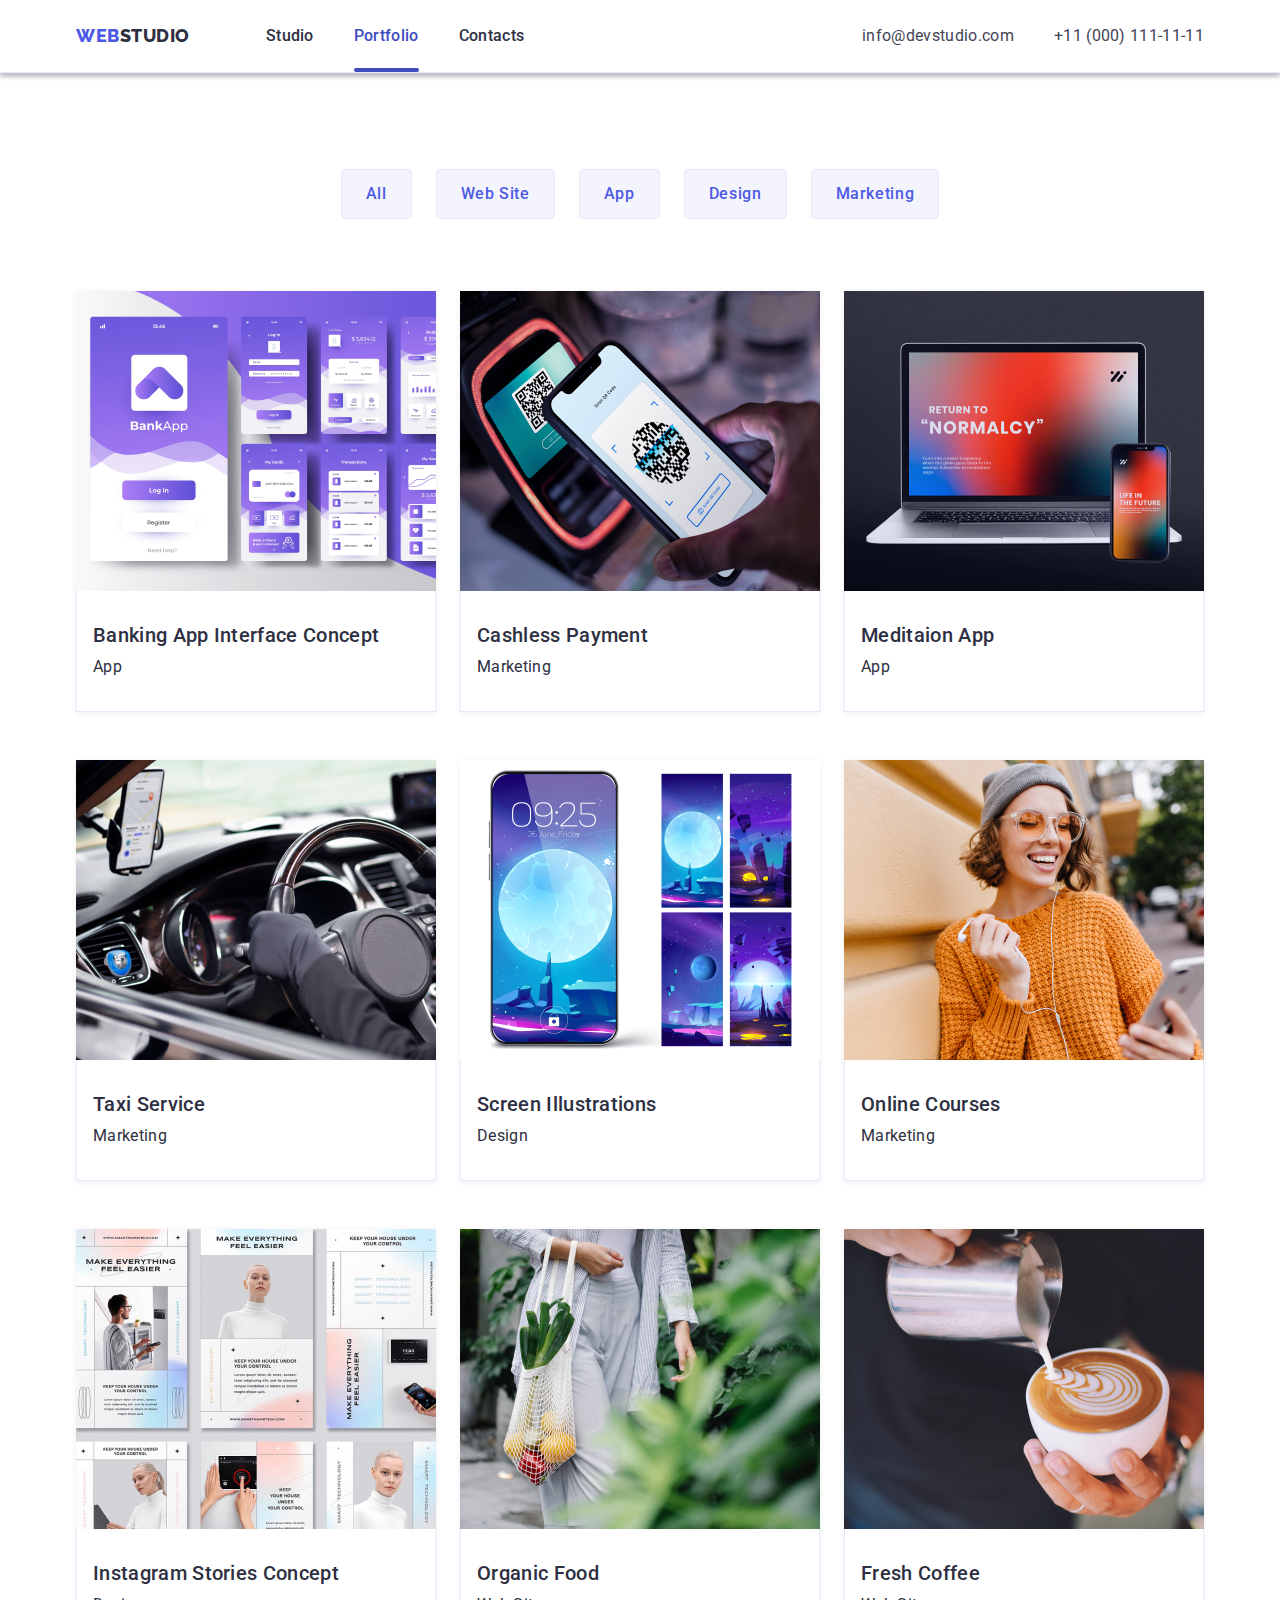
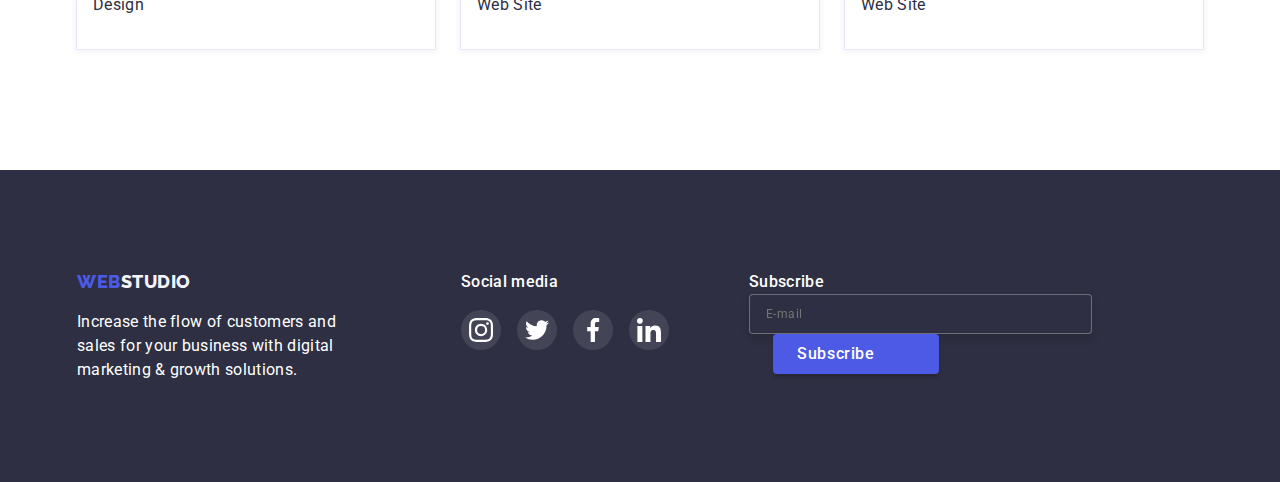
<file: portfolio.html>
<!DOCTYPE html>
<html lang="en">
  <head>
    <meta charset="UTF-8">
    <meta http-equiv="X-UA-Compatible" content="IE=edge">
    <meta name="viewport" content="width=device-width, initial-scale=1.0">
    <title>Document</title>
    <link href="https://cdn.jsdelivr.net/npm/modern-normalize@1.1.0/modern-normalize.min.css" rel="stylesheet">
    <link href="https://fonts.googleapis.com" rel="preconnect">
    <link href="https://fonts.gstatic.com" rel="preconnect" crossorigin>
    <link href="https://fonts.googleapis.com" rel="preconnect">
    <link href="https://fonts.gstatic.com" rel="preconnect" crossorigin>
    <link href="https://fonts.googleapis.com/css2?family=Raleway:wght@800&family=Roboto:wght@400;500;700;900&display=swap" rel="stylesheet">
    <link href="./css/styles.css" rel="stylesheet">
  </head>

<body>
  <!-- header navigation and contakts -->
  <header class="header">
  
    <div class="container header-container">
  
      <nav class="header-nav">
        <div class="header-logo">
          <a class="logo" href="index.html">
            <span class="logo1">WEB</span>STUDIO
          </a>
        </div>
  
        <ul class="site-nav list">
          <li class="site-nav-linc"><a class="site-link link" href="index.html">Studio</a></li>
          <li class="site-nav-linc"><a class="site-link link current" href="./portfolio.html">Portfolio</a><div class="current-underline"></div></li>
          <li class="site-nav-linc"><a class="site-link link" href>Contacts</a></li>
        </ul>
      </nav>
      <ul class="con-nav list">
        <li>
          <a class="contacts con-mailo" href="mailto:info@devstudio.com">info@devstudio.com</a>
        </li>
        <li>
          <a class="contacts con-tel" href="tel:+110001111111">+11 (000) 111-11-11</a>
    </li></ul></div>
  </header>
    <main>
      <!-- Navigations -->

      <section class="navi">
        <div class="container">
          <h1 class="visually-hidden">Portfolio</h1>
          <ul class="list class-button">
             <li><button class="button-list" type="button">All</button></li>
            <li><button class="button-list" type="button">Web Site</button></li>
            <li><button class="button-list" type="button">App</button></li>
            <li><button class="button-list" type="button">Design</button></li>
            <li><button class="button-list" type="button">Marketing</button></li>          
          </ul>
          <!-- Portfolio -->
          <ul class="list portfolio-list">
            <li class="portfolio-item">
              <a class="portfolio-link link" href="">
                <div class="portfolio-img ">
                 
               <img src="./images/portfolio/bankingapp.jpg" alt="Banking App Interface Concept">
                  <p class="portfolio-description">14 Stylish and User-Friendly App Design Concepts · Task Manager App · Calorie Tracker App · Exotic Fruit Ecommerce App · Cloud Storage App</p>
              
                </div>
                <div class="portfolio-title">
                  <h2 class="portfolio-title-list">Banking App Interface Concept</h2>
                  <p class="servises">App</p>
                </div>
              </a>
            </li>
            <li class="portfolio-item">
              <a class="portfolio-link link" href="">
                <img src="./images/portfolio/cashlesspayment.jpg" alt="Cashless Payment">
                <div class="portfolio-title">
                  <h2 class="portfolio-title-list">Cashless Payment</h2>
                  <p class="servises">Marketing</p>
                </div>
              </a>
            </li>
            <li class="portfolio-item">
              <a class="portfolio-link link" href="">
                <img src="./images/portfolio/meditaionapp.jpg" alt="Meditaion App">
                <div class="portfolio-title">
                  <h2 class="portfolio-title-list">Meditaion App</h2>
                  <p class="servises">App</p>
                </div>
              </a>
            </li>
            <li class="portfolio-item">
              <a class="portfolio-link link" href="">
                <img src="./images/portfolio/taxiservice.jpg" alt="Taxi Service">
                <div class="portfolio-title">
                  <h2 class="portfolio-title-list">Taxi Service</h2>
                  <p class="servises">Marketing</p>
                </div>
              </a>
            </li>
            <li class="portfolio-item">
              <a class="portfolio-link link" href="">
                <img src="./images/portfolio/screenillustrations.jpg" alt="Screen Illustrations">
                <div class="portfolio-title">
                  <h2 class="portfolio-title-list">Screen Illustrations</h2>
                  <p class="servises">Design</p>
                </div>
              </a>
            </li>
            <li class="portfolio-item">
              <a class="portfolio-link link" href="">
                <img src="./images/portfolio/onlinecourses.jpg" alt="Online Courses">
                <div class="portfolio-title">
                  <h2 class="portfolio-title-list">Online Courses</h2>
                  <p class="servises">Marketing</p>
                </div>
              </a>
            </li>
            <li class="portfolio-item">
              <a class="portfolio-link link" href="">
                <img src="./images/portfolio/instagramstoriesconcept.jpg" alt="Instagram Stories Concept">
                <div class="portfolio-title">
                  <h2 class="portfolio-title-list">Instagram Stories Concept</h2>
                  <p class="servises">Design</p>
                </div>
              </a>
            </li>
            <li class="portfolio-item">
              <a class="portfolio-link link" href="">
                <img src="./images/portfolio/organicfood.jpg" alt="Organic Food">
                <div class="portfolio-title">
                  <h2 class="portfolio-title-list">Organic Food</h2>
                  <p class="servises">Web Site</p>
                </div>
              </a>
            </li>
            <li class="portfolio-item">
              <a class="portfolio-link link" href="">
                <img src="./images/portfolio/freshcoffee.jpg" alt="Fresh Coffee">
                <div class="portfolio-title">
                  <h2 class="portfolio-title-list">Fresh Coffee</h2>
                  <p class="servises">Web Site</p>
                </div>
              </a>
            </li>
          </ul>
        </div>
      </section>
    </main>
    <!-- footer -->
    <footer>
      <div class="container main-futer-container">
        
          <div class="footer-container">
           
            <a class="logo logo-link" href="index.html">
                <span class="logo1">WEB</span><span class="logo-f">STUDIO</span>
            </a>
           
            <p class="footer-title">
              Increase the flow of customers and sales for your business with digital
              marketing & growth solutions.
            </p>
          </div>
        <div class="social-container">
          <p class="social-title">Social media</p>
          <ul class="list footer-socials">
                <li class="socials-item"><a class="footer-socials-link" href><svg class="footer-socials-icon" width="24" height="24">
                  <use href="./images/icons.svg#icon-instagram"></use>
                </svg></a></li>
                <li class="footer-socials-item"><a class="footer-socials-link" href><svg class="socials-icon" width="24" height="24">
                  <use href="./images/icons.svg#icon-twitter"></use>
                </svg></a></li>
                <li class="footer-socials-item"><a class="footer-socials-link" href><svg class="socials-icon" width="24" height="24">
                  <use href="./images/icons.svg#icon-facebook"></use>
                </svg></a></li>
                <li class="footer-socials-item"><a class="footer-socials-link" href><svg class="socials-icon" width="24" height="24">
                  <use href="./images/icons.svg#icon-linkedin"></use>
                </svg></a></li>
              </ul>
        </div>
        <form class="form-footer">

            <lable class="input-form-footer">
              <span class="form-notification-footer">Subscribe</span>
              <span class="form-input-footer">
                <input class="input-footer" name="user_email" type="email" placeholder="E-mail">
              </span>
            </lable>
              <div class="footer-img-btm"><button button class="servise-button footer-form-btm" type="submit">Subscribe</button>
                <svg class="image-btm" width="24" height="20">
                  <use href="./images/icons.svg#airplane"></use>
                </svg>
              </div>

        </form>
      </div>
    </footer>
  </body>
</html>
</file>
<file: css/styles.css>
:root {
    --title-text-color: #2E2F42;
    --paragraph-text-color: #434455;
    --color-tex-blue: #4D5AE5;
    --hover-color: #404BBF;
    --light-color:#fff;
    --light-bgc-color: #F4F4FD;
}



/* Reset browser styles */

h1,
h2,
h3,
h4,
p {
    margin-top: 0;
    margin-bottom: 0;
}
 
ul,
ol {
    margin-top: 0;
    margin-bottom: 0;
    padding-left: 0;
}

img {
    display: block;
    max-width: 100%;
    height: auto;
    object-fit: cover ;
    object-position: center;
}

.list {
    list-style: none;
}

.link {
    text-decoration: none;
}

button {
    cursor: pointer;
}

.container {
    min-width: 320px;
    max-width: 428px;
    margin-right: auto;
    margin-left: auto;
    padding-right: 16px;
    padding-left: 16px;
}

@media screen and (min-width:428px) {
 .container {
    max-width: 428px;
    }
}

@media screen and (min-width:768px){
    .container {
    max-width: 768px;
    }
}

@media screen and (min-width:1200px){
    .container {
    max-width: 1158px;
    padding-right: 15px;
    padding-left: 15px;
    }
}

/* --- Body ----- */

body {
    background-color: var(--light-color);
    color: var(--title-text-color);
    font-family: Roboto, sans-serif;
    letter-spacing: 0.02em;
}


.visually-hidden {
position: absolute;
overflow: hidden;
clip: rect(0 0 0 0);
width: 1px;
height: 1px;
margin: -1px;
padding: 0;
border: 0;
white-space: nowrap;
clip-path: inset(100%);
}



/*------------ logo ------------*/

.logo {
    color: var(--title-text-color);
    font-weight: 800;
    font-size: 18px;
    font-family: Raleway, cursive;
    line-height: 1.33;
    letter-spacing: 0.03em;
    text-decoration: none;
    
}

.logo1 {
    color: var(--color-tex-blue);
}

.logo-link {
    display: block;
    margin-bottom: 16px;
}

.logo-f {
    color: var(--light-bgc-color);
}


/* ------------site nav -------------*/

.site-link {
   font-weight: 700;
font-size: 36px;
line-height: calc(40 / 36);
text-transform: capitalize;
color: var(--title-text-color);
    }

@media screen and (min-width:768px) {
.site-link {
    padding-top: 24px;
    padding-bottom: 23px;
    color: var(--title-text-color);
    font-weight: 500;
    font-size: 16px;
    line-height: 1.5;
   transition: color 250ms cubic-bezier(0.4, 0, 0.2, 1);
    }
}

@media screen and (min-width:768px) {
.site-link:hover, 
.site-link:focus {
    color:var(--color-tex-blue);
}
}



.current {
    color: var(--hover-color);
}

.site-nav-linc {
    position: relative;
    padding-top: 24px;
    padding-bottom: 23px;
}

@media screen and (min-width:768px) {
.current::after {
    content: "";
    position: absolute;
    bottom: -1px;
    left: 0;
    width: 100%;
    height: 4px;
    border-radius: 2px;
    background-color: var(--hover-color);
}
}


/*------------- header nav ------------*/

header {

         border-bottom: 1px solid#E7E9FC;
    box-shadow: 0px 4px 4px 0px rgba(0, 0, 0, 0.25);

}

.header-container {
    max-width: 767px;
    display: flex;
    justify-content: space-between;
    align-items: center;
}

 
@media screen and (min-width:768px) {
.header-container {
    max-width: 768px;
    display: flex;
    justify-content: space-between;
    align-items: center;
}
}

@media screen and (min-width:1200px) {
.header-container {
    max-width: 1158px;
}
}


/* -------header nav--------- */

.header-logo {
display: flex;
padding-top: 24px;
padding-bottom: 24px;
}

 
@media screen and (min-width:768px) {
.header-logo {
margin-right: 120px;
}
}

@media screen and (min-width:1200px) {
.header-logo {
margin-right: 76px;
}
}

.header-nav {
    display: flex;
    align-items: center;
    
}
 
.site-nav {
   display: none;
 }

 @media screen and (min-width:768px) {
.site-nav {
    display: flex;
    gap: 40px;
    align-items: center;
    
 }
 .menu-toggle {
    display: none;
 }
 .menu-container {
    display: none;
 }
 }

.con-nav {
   display: none;
}

@media screen and (min-width:768px) {
.con-nav {
    display: flex;
    flex-direction: column;
   gap: 4px;
   margin-left: auto; 
}
}

@media screen and (min-width:1200px) {
.con-nav {
    display: flex;
    flex-direction: row;
   gap: 40px;
   margin-left: auto; 
}
}

.con-nav .contacts {
 
    color: var(--paragraph-text-color);
    font-size: 16px;
    line-height: 1.5;
    text-decoration: none;
   transition: color 250ms cubic-bezier(0.4, 0, 0.2, 1);
}



.contacts:hover,
.contacts:focus {
    color: var(--color-tex-blue);
}

/* --------------section hero------------ */

.hero {
max-width: 428px;
height: 432px;
margin-right: auto;
margin-left: auto;
    padding-top: 112px;
    padding-bottom: 112px;
    outline: 1px solid #000000;
    background-color: var(--title-text-color);
    background-image: linear-gradient(to right, rgba(46, 47, 66, 0.7), rgba(46, 47, 66, 0.7)), url(../images/bgi/people-office_mob@1x.jpg);
    background-size: cover;
    background-repeat: no-repeat;
    box-shadow: 0px 4px 4px 0px rgba(0, 0, 0, 0.25);
    text-align: center;

}

@media (min-device-pixel-ratio: 2),
  (min-resolution: 192dpi),
  (min-resolution: 2dppx) {
  .hero {
    background-image: linear-gradient(to right, rgba(46, 47, 66, 0.7), rgba(46, 47, 66, 0.7)), url(../images/bgi/people-office_mob@2x.jpg);
  }
}

@media screen and (min-width:481px) {
    .hero {
        max-width: 768px;
        background-image: linear-gradient(to right, rgba(46, 47, 66, 0.7), rgba(46, 47, 66, 0.7)), url(../images/bgi/people-office_tab@1x.jpg);
    }
    @media (min-device-pixel-ratio: 2),
  (min-resolution: 192dpi),
  (min-resolution: 2dppx) {
  .hero {
    background-image: linear-gradient(to right, rgba(46, 47, 66, 0.7), rgba(46, 47, 66, 0.7)), url(../images/bgi/people-office_tab@2x.jpg);
  }
}

}

@media screen and (min-width:769px) {
    .hero {
        max-width: 1158px;
        height: 436px;
        background-image: linear-gradient(to right, rgba(46, 47, 66, 0.7), rgba(46, 47, 66, 0.7)), url(../images/bgi/people-office\ _desk@1x.jpg);
    }
    @media (min-device-pixel-ratio: 2),
  (min-resolution: 192dpi),
  (min-resolution: 2dppx) {
  .hero {
    background-image: linear-gradient(to right, rgba(46, 47, 66, 0.7), rgba(46, 47, 66, 0.7)), url(../images/bgi/people-office\ _desk@2x.jpg);
  }
}

}


@media screen and (min-width:1200px) {
.hero {
max-width: 1440px;
height: 600px;
    padding-top: 188px;
    padding-bottom: 188px;
 
}
}

.hero-title {
        align-items: center;
        max-width: 320px;
        margin-right: auto;
        margin-bottom: 72px;
    margin-left: auto;
    color: var(--light-color);
    font-weight: 700;
    font-size: 36px;
    line-height: calc(40 /36);
    letter-spacing: 0.02em;
    
}

@media screen and (min-width:768px) {
.hero-title {
    max-width: 768px;
        margin-bottom: 40px;
      font-size: 56px;
    line-height: 1.07;
}
}

@media screen and (min-width:1200px) {
.hero-title {
    max-width: 1158px;
        margin-bottom: 48px;
  
    
}
}

.servise-button {
        padding-top: 16px;
        padding-right: 32px;
        padding-bottom: 16px;
        padding-left: 33px;
        border: none;
        border-radius: 4px;
    background-color: var(--color-tex-blue);
    color: var(--light-color);
    box-shadow: 0px 4px 4px rgba(0, 0, 0, 0.15);
    font-weight: 500;
    font-size: 16px;
    font-family: Roboto, sans-serif;
    line-height: 1.5;
    letter-spacing: 0.04em;
   transition: background-color 250ms cubic-bezier(0.4, 0, 0.2, 1), color 250ms cubic-bezier(0.4, 0, 0.2, 1);
}


.servise-button:hover,
.servise-button:focus {
    background-color: var(--hover-color);
    color: var(--light-color);
    
}

   /* ---------hero nav--------- */

   .hero-container {
    align-items: center;

   }



/*-------------- section about us----------- */

#hidden {
    visibility: hidden;
}

@media screen and (max-width:1199px) {
    .about-us-svg {
    display: none;
}
    
}

@media screen and (min-width: 1200px) {
    .about-us-svg {
    display: block;
        display: flex;
    justify-content: center;
    align-items: center;
    height: 112px;
    margin-bottom: 8px;
    border-radius: 4px;
    background-color: var(--light-bgc-color);
}
}

.section-priveleges {
    margin-bottom: 8px;
    font-weight: 700;
    font-size: 36px;
    line-height: calc(40 / 36);
    letter-spacing: 0.02em;
    text-align: center;
}

@media screen and (min-width:768px) {
    .section-priveleges {
    text-align: left; 
}
}


@media screen and (min-width:1200px) {
    .section-priveleges {
    font-weight: 500;
    font-size: 20px;
    line-height: 1.2;  
}
}

.section-text {
     color: var(--paragraph-text-color);
    font-weight: 500;
    font-size: 16px;
    line-height: 1.5;
    letter-spacing: 0.02em;

    
}

@media screen and (min-width:1200px) {
.section-text {
    font-weight: 400;
}
}
/* -----about us nav------- */


.about-us-container {
    padding: 96px 0;
}

@media screen and (min-width:1200px) {
.about-us-container {
    padding: 120px 0;
}
}

.about-us-ul {
    display: flex;
    flex-direction: column;
    gap: 72px;
}

@media screen and (min-width:768px) {
.about-us-ul {
    flex-direction: row;
    flex-wrap: wrap;
    gap: 72px 24px;
}
}

@media screen and (min-width:1200px) {
.about-us-ul {
    flex-wrap:nowrap;
    gap: 24px;
}
}

@media screen and (min-width:768px) {
.about-us-list {
    max-width: 356px;
}
}

/*------------ What are we doing--------------- */

@media screen and (max-width: 1199px){
.responsibilities {
  display: none;
}
}

@media screen and (min-width: 1200px) {
    .responsibilities {
        display: block;
    padding-bottom: 120px;
}

.responsibilities-title {
    margin-bottom: 72px;
    color: var(--title-text-color);
    font-weight: 700;
    font-size: 36px;
    line-height: 1.11;
    letter-spacing: 0.02em;
    text-align: center;
}
}


/*------------ What are we doing nav--------------- */

.responsibilities-list {
    display: flex;
        gap: 24px;
        
}

/*------------ Team ---------------------*/

.team {
    background-color: var(--light-bgc-color);
}

.team-container {
    padding-top: 96px;
    padding-bottom: 96px;
}

@media screen and (min-width:1200px) {
   .team-container {
    padding-top: 120px;
    padding-bottom: 120px;

} 
}

.container-team {
display: flex;
flex-direction: column;
gap: 72px;
justify-content: center;
align-items: center;
}


@media screen and (min-width:768px) {
   .container-team {
flex-direction: row;
flex-wrap: wrap;
gap: 64px 24px;
}
}

.second-title {
    margin-bottom: 72px;
    color: var(--totle-text-color);
    font-weight: 700;
    font-size: 36px;
    line-height: 1.11;
    letter-spacing: 0.02em;
    text-align: center;
}

.team-wraper {
    padding: 32px 16px;
}

.team-title {
    margin-bottom: 8px;
    font-weight: 500;
    font-size: 20px;
    line-height: 1.2;
    letter-spacing: 0.02em;
}

.paragraph-title {
margin-bottom: 8px;
color: var(--paragraph-text-color);
font-size: 16px;
line-height: 1.5;
}

.team-list {
    display: block;
    width: 260px;
        border-radius: 0px 0px 4px 4px;
    background: #FFFFFF;
        box-shadow: 0px 1px 6px rgba(46, 47, 66, 0.08), 0px 1px 1px rgba(46, 47, 66, 0.16), 0px 2px 1px rgba(46, 47, 66, 0.08);
        text-align: center;
}


.socials {
    display: flex;
    gap: 24px;
    justify-content: center;
}

.socials-link {
    display: flex;
    justify-content: center;
    align-items: center;
    width: 40px;
    height: 40px;
    border-radius: 50%;
    background-color: var(--color-tex-blue);
    color: var(--light-bgc-color);
   transition: background-color 250ms cubic-bezier(0.4, 0, 0.2, 1);
}
.socials-icon {
fill: currentColor;
}

.socials-link:focus,
.socials-link:hover {
    background-color: var(--hover-color);
}


/* ------- Customers --------- */

.customers {
    padding-top: 96px;
    padding-bottom: 96px;
    text-align: center;
}


@media screen and (min-width:1200px) {
.customers {
    padding-top: 120px;
    padding-bottom: 120px;
}
}

.customers-section {
min-width: 320px;
max-width: 428px;
}

@media screen and (min-width:768px) {
    .customers-section {
max-width: 768px;
}
}

@media screen and (min-width:1200px) {
    .customers-section {
max-width: 1158px;
}
}

.customers-title {
    display: flex;
    justify-content: center;
    align-items: center;
    margin-bottom: 72px;
    font-weight: 700;
        font-size: 36px;
        line-height: 1.11;
}

.customers-list {
    display: flex;
    flex-wrap: wrap;
    gap: 24px;
    justify-content: center;
}

@media screen and (min-width:768px) {
.customers-list {

    gap: 72px 24px;
    justify-content: center;
    align-items: center;
    padding: 0px;
    
}
}



.customers-link {
    display: flex;
    justify-content: center;
    align-items: center;
    width: 168px;
    height: 88px;
    border: 1px solid currentColor;
    border-radius: 4px;
    color: #8E8F99;
   transition: color 250ms cubic-bezier(0.4, 0, 0.2, 1);
}
.customers-icon {
fill: currentColor;
}

.customers-link:focus,
.customers-link:hover {
    color: var(--hover-color);
}


/* -------------Footer------------- */

footer {
    padding: 96px 0px;
    background-color: var(--title-text-color);
}

@media screen and (min-width:1200px) {
footer {
    padding: 100px 0px;
}
}

.footer-title {
    width: 264px;
    color: #FFFFFF;
    font-weight: 400;
    font-size: 16px;
    line-height: 1.5;
   
}


@media screen and (min-width:768px) {
.main-futer-container {
    display: flex;
    flex-direction: row;
    flex-wrap: wrap;
    gap: 72px 24px;
    justify-content: flex-start;
    max-width: 582px;
}
}

@media screen and (min-width:1200px) {
.main-futer-container {
    max-width: 1156px;
    flex-wrap: nowrap;
    gap: 0;
}
}


.footer-container {
    display: flex;
    flex-direction: column;
    align-items: center;
    justify-content: center;
    margin-bottom: 72px;

}

@media screen and (min-width:768px) {
.footer-container {
    align-items: flex-start;
    justify-content: flex-start;
    margin-bottom: 0;
}
}

@media screen and (min-width:1200px) {
.footer-container {
    margin-right: 120px;
}
}

.social-container {
    display: flex;
    flex-direction: column;
    align-items: center;
    justify-content: center; 
    margin-bottom: 72px;
}

@media screen and (min-width:768px) {
.social-container {
    align-items: flex-start;
    align-self: start;
    margin-bottom: 0;
}
}

@media screen and (min-width:1200px) {
.social-container {
margin-right: 80px;
}
}

.social-title {
    margin-bottom: 16px;
    color: var(--light-color);
    font-weight: 500;
    font-size: 16px;
    line-height: 1.5;
}

.footer-socials {
    display: flex;
    gap: 16px;
    justify-content: center;
}

.footer-socials-link {
    display: flex;
    justify-content: center;
    align-items: center;
    width: 40px;
    height: 40px;
    border-radius: 50%;
    background-color: rgba(255, 255, 255, 0.1);
    color: var(--light-color);
    transition: background-color 250ms cubic-bezier(0.4, 0, 0.2, 1);
}

.footer-socials-icon {
fill: currentColor;
}

.footer-socials-link:focus,
.footer-socials-link:hover {
    background-color: rgba(49, 208, 170, 1);
}


/* .form-footer {
    display: flex;
    flex-direction: column;
    align-items: center;
    justify-content: center;
} */

@media screen and (min-width:768px) {
.form-footer {
    align-items: flex-start;
    justify-content: flex-start;
}
}

@media screen and (min-width:1200px) {
@media screen and (min-width:768px) {
.form-footer {
    align-self: flex-start;
}
}
}

.form-notification-footer {
margin-bottom: 16px;
color: var(--light-color);
font-weight: 500;
font-size: 16px;
line-height: 1.5;
}



.input-footer {
align-items: center;
padding-left: 16px;
border: 1px solid rgba(255, 255, 255, 0.3);
border-radius: 4px;
background-color: var(--title-text-color);
color: var(--light-color);
font-size: 12px;
line-height: 2;
letter-spacing: 0.04em;
filter: drop-shadow(0px 4px 4px rgba(0, 0, 0, 0.15));
width: 100%;
Height:40px;
}

@media screen and (min-width:768px) {
.input-footer {
min-width: 264px;
}
}


.footer-form-btm {
    display: block;
position: relative;
    padding: 8px 64px 8px 24px;
    margin-top: 16px;
    margin-left: auto;
    margin-right: auto;
}

@media screen and (min-width:768px) {
.footer-form-btm {
    margin-left: 24px;
    margin-top: 0;
}
}

@media screen and (min-width:768px) {
.footer-img-btm {
    display: flex;
    flex-direction: row;

}
}

.image-btm {
    position: absolute;
    top: 50%;
   right: 24px;
    transform: translateY(-50%);
}


/*---------- portfolio html----------- */

.navi {
    padding-top: 96px;
    padding-bottom: 120px;
}

.class-button {
    display: flex;
    gap: 24px;
    justify-content: center;
    margin-bottom: 72px;
}

.button-list {
    padding: 12px 24px;
    border: 1px solid #E7E9FC;
    border-radius: 4px;
    background-color: var(--light-bgc-color);
    color: var(--color-tex-blue);
    font-weight: 500;
    font-size: 16px;
    font-family: Roboto, sans-serif;
    line-height: 1.5;
    letter-spacing: 0.04em;
    transition: border-color 250ms cubic-bezier(0.4, 0, 0.2, 1), background-color 250ms cubic-bezier(0.4, 0, 0.2, 1),color 250ms cubic-bezier(0.4, 0, 0.2, 1),box-shadow 250ms cubic-bezier(0.4, 0, 0.2, 1);
}

.button-list:hover,
.button-list:focus {
    border-color: transparent;
    background-color: var(--hover-color);
    color: var(--light-color);
    box-shadow: 0px 3px 1px rgba(0, 0, 0, 0.1), 0px 2px 1px rgba(0, 0, 0, 0.08), 0px 2px 2px rgba(0, 0, 0, 0.12);
}

.portfolio-list {
    display: flex;
    flex-wrap: wrap;
    gap: 48px 24px;
    
}

.portfolio-title {
padding: 32px 16px;
border: 1px solid #E7E9FC;
border-top: none;

}


.portfolio-link {

    display: block;
    color: inherit;
    box-shadow: 0px 1px 6px rgba(46, 47, 66, 0.08);
    transition: box-shadow 250ms cubic-bezier(0.4, 0, 0.2, 1);
}

.portfolio-img {
position: relative;
    display: block;
    overflow: hidden;
}



.portfolio-description {
    position: absolute;
    top: 0;
    left: 0;
    width: 100%;
    height: 100%;
    padding-top: 40px;
    padding-right: 32px;
    padding-left: 32px;
    background-color: #4D5AE5;
    color: #F4F4FD;
    font-weight: 400;
    font-size: 16px;
    line-height: 1.5;
    letter-spacing: 0.02em;
    transition: transform 250ms cubic-bezier(0.4, 0, 0.2, 1);
    transform: translate(0%, 100%);
}


.portfolio-link:hover .portfolio-description,
.portfolio-link:focus .portfolio-description {
transform: translate(0%, 0%);
}

.portfolio-link:hover,
.portfolio-link:focus {
box-shadow: 0px 1px 6px rgba(46, 47, 66, 0.08), 0px 1px 1px rgba(46, 47, 66, 0.16), 0px 2px 1px rgba(46, 47, 66, 0.08);
}



.portfolio-title-list {
    margin-bottom: 8px;
    font-weight: 500;
    font-size: 20px;
    line-height: 1.2;

}

.servises {
    font-size: 16px;
    line-height: 1.5;

}

/* ------Modal window------ */

.modal {
    position: absolute;
    top: 50%;
    left: 50%;
    max-width: 392px;
    padding: 72px 24px 33px 24px;
    border-radius: 4px;
    background-color: #FCFCFC;
    box-shadow: 0px 1px 1px rgba(0, 0, 0, 0.14), 0px 1px 3px rgba(0, 0, 0, 0.12), 0px 2px 1px rgba(0, 0, 0, 0.2);
    transform: translate(-50%, -50%);
    width: 95%;
    max-width: 392px;
    height: 95%;
    max-height: 586px;
    overflow: scroll;

}

@media screen and (min-width:768px) {
.modal {
    max-width: 408px;
    }
}

.backdrop {
   position: fixed;
    top: 0;
    left: 0;
    width: 100%;
    height: 100%;
    background-color:  rgba(46, 47, 66, 0.4);
    transition: opacity 250ms cubic-bezier(0.4, 0, 0.2, 1),
    visibility 250ms cubic-bezier(0.4, 0, 0.2, 1);
}

.backdrop.is-hidden {
    opacity: 0;
    visibility: hidden;
    pointer-events: none;
}


.modal-btm {
    content: "";
    position: absolute;
    top: 24px;
    right: 24px;
    display: flex;
    justify-content: center;
    align-items: center;
    width: 24px;
    height: 24px;
    padding: 0;
    border: 1px solid rgba(0, 0, 0, 0.1);
    border-radius: 50%;
    background-color: #E7E9FC;
    transition: color 250ms cubic-bezier(0.4, 0, 0.2, 1), background-color 250ms cubic-bezier(0.4, 0, 0.2, 1);

}

.modal-icon {
    width: 8px;
    height: 8px;
}

.modal-btm {
fill: currentColor;
}

.modal-btm:focus,
.modal-btm:hover {
    background-color: var(--hover-color);
    color: var(--light-color);
}

/* ------ Modal form-------- */


.modal_form {
    display: flex;
    flex-direction: column;

}
.modal-notification {
    margin-bottom: 16px;
color: var(--title-text-color);
    font-weight: 500;
font-size: 16px;
line-height: 1.5;
text-align: center;
}

.modal-form-field {
    margin-bottom: 8px;

}

.modal-form-textarea {
    margin-bottom: 16px;
}

.modal-form-input-desc {
display: block;
margin-bottom: 4px;
color: #8E8F99;
font-size: 12px;
line-height: 1.16;
letter-spacing: 0.01em;
}

.modal-form-input-commens {
width: 100%;
height: 120px;
padding-top: 8px;
padding-left: 16px;
border: 1px solid rgba(33, 33, 33, 0.2);
border-radius: 4px;
font-size: 12px;
line-height: 1.33;
letter-spacing: 0.04em;
resize: none;
fill: currentColor;
    transition: color 250ms cubic-bezier(0.4, 0, 0.2, 1), border-color 250ms cubic-bezier(0.4, 0, 0.2, 1);
}

.modal-form-input-commens::placeholder {
color: rgba(117, 117, 117, 0.5);
    font-size: 12px;
line-height: 1.33;
letter-spacing: 0.04em;
}

.modal-form-input-commens:focus {
    border-color: var(--color-tex-blue);
    outline: none;
}

.modal-form-input {

    width: 100%;
height: 40px;
padding-left: 38px;
border: 1px solid rgba(33, 33, 33, 0.2);
border-radius: 4px;
fill: currentColor;
    transition: color 250ms cubic-bezier(0.4, 0, 0.2, 1), border-color 250ms cubic-bezier(0.4, 0, 0.2, 1);
}

.modal-form-input:focus {
border-color: var(--color-tex-blue);
outline: none;

}

.form-modal-icon {
    position: absolute;
    top: 50%;
    left: 19px;
    color: var(--title-text-color);
    fill: currentColor;
        transition: color 250ms cubic-bezier(0.4, 0, 0.2, 1), border-color 250ms cubic-bezier(0.4, 0, 0.2, 1);
    transform: translate(0, -50%);
}

.modal-form-input:focus + .form-modal-icon {
color: var(--color-tex-blue);
}

.modal-form-check:checked + .modal-form-check-desc::before  {
display: flex;
   border: none;
background-color: var(--color-tex-blue);
background-image: url(../images/svg/check.svg);
    background-repeat: no-repeat;

}

.modal-form-check:focus + .modal-form-check-desc::before  {

    color: var(--hover-color);
      transition: border-color 250ms cubic-bezier(0.4, 0, 0.2, 1), background-color 250ms cubic-bezier(0.4, 0, 0.2, 1);
}


.modal-form-check-desc::before {
    content: "";
    position: absolute;
    left: 24px;
    display: block;
    width: 16px;
    height: 16px;
    border: 1.25px solid var(--title-text-color);
    border-radius: 2px;
    background-color: var(--light-color);
    cursor: pointer;
    
}

.modal-form-check-desc {
margin-bottom: 24px;
padding-left: 24px;
color: #757575;
font-size: 12px;
line-height: 1.33;
letter-spacing: 0.04em;
}

.modal-form-check-link {
    color: var(--color-tex-blue);
}

.modal-form-btm {
align-self: center;
min-width: 169px;
}

.modal-form-input-wraper {
    position: relative;
    display: block;
   
}


 /* ------ Mobile menu ------ */

    .menu-toggle {
  min-height: 32px;
  min-width: 22px;
  display: flex;
  align-items: center;
  justify-content: center;

  margin: 0;
  padding: 0;
  background-color: transparent;
  cursor: pointer;
  border: none;
  border-radius: 50%;
  outline: none;
}


@media (min-width: 768px) {
  .menu-toggle {
    display: none;
  }
}

.menu-toggle:hover,
.menu-toggle:focus {
  background-color: rgba(0, 0, 0, 0.1);
}

.menu-container {
    flex-direction: column;
    display: flex;
  position: fixed;
  top: 0;
  left: 0;
  width: 100%;
  height: 100%;
  padding: 80px 0 40px 40px;
  background-color: var(--light-color);
  z-index: 999;
  transform: translateX(100%);
  transition: transform 250ms ease-in-out;
  overflow: scroll;
}

.menu-container.is-open {
  transform: translateX(0);
}

.menu-container  .menu-toggle {
  position: absolute;
    min-height: 24px;
  min-width: 24px;
  top: 40px;
  right: 40px;
 border: 1px solid rgba(0, 0, 0, 0.1);
  color: #fff;
  background-color: #E7E9FC;
}

.burger-list {
    display: flex;
    flex-direction: column;
    gap: 40px;
    margin-bottom: 40px;
}



.burger-con {
    margin-bottom: 48px;

}

.burger-tel {
    display: block;
font-weight: 600;
font-size: 36px;
line-height: calc(40 / 36);
text-transform: capitalize;
color: var(--color-tex-blue);
margin-bottom: 40px;
}

.burger-mailo {
    font-weight: 500;
font-size: 20px;
line-height: calc(24 / 20) ;
letter-spacing: 0.02em;
color: var(--paragraph-text-color);
}


.burger-social {
    gap: 36px;
    justify-content: start;
}

@media screen and (min-width:380px) {
.burger-social {
    gap: 56px;
}
}
 
.burger-contacs {

    margin-top: auto;
}
</file>
